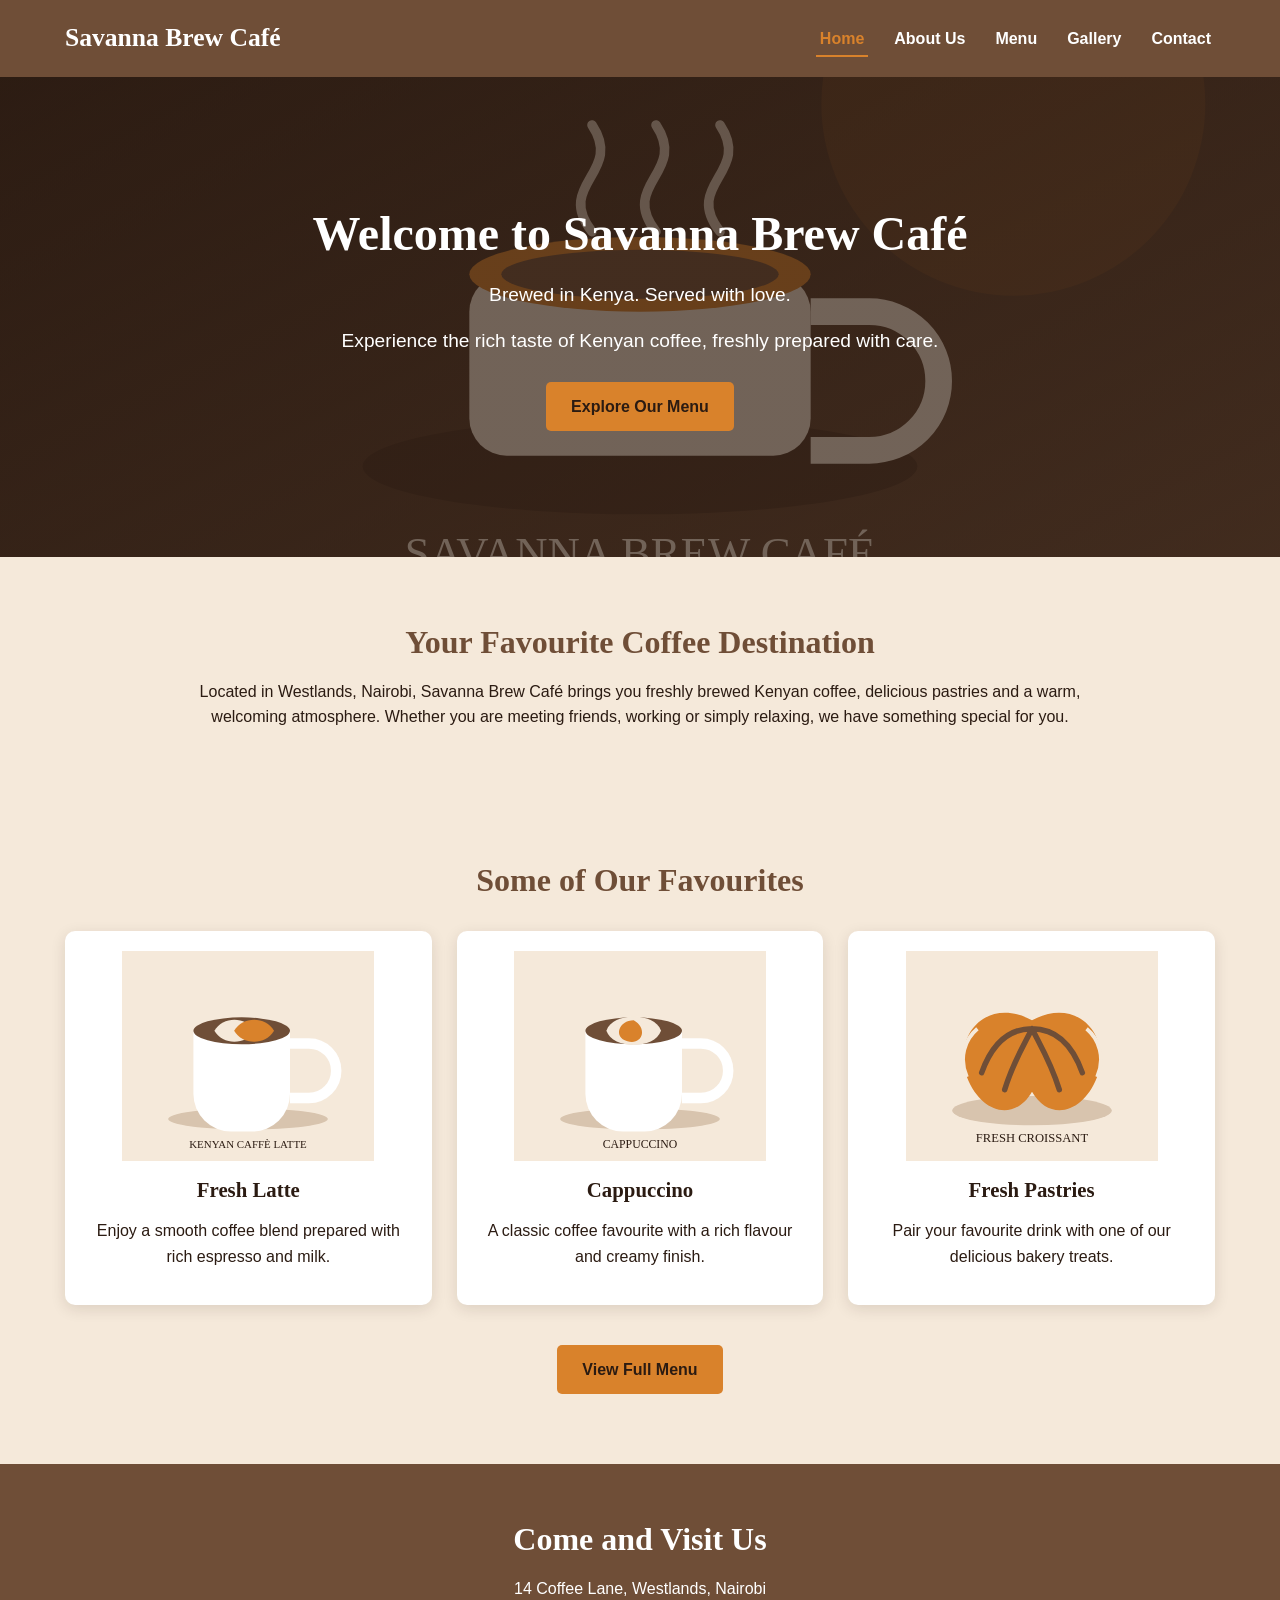
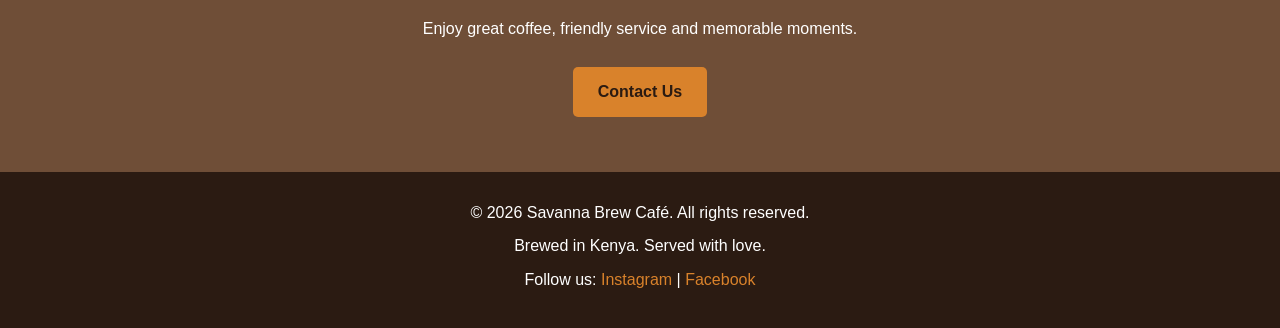
<file: index.html>
<!DOCTYPE html>
<html lang="en">
<head>
    <meta charset="UTF-8">
    <meta name="viewport" content="width=device-width, initial-scale=1.0">
    <meta name="description" content="Welcome to Savanna Brew Café, where Kenyan coffee meets warmth and quality.">
    <title>Home | Savanna Brew Café</title>
    <link rel="stylesheet" href="css/style.css">
</head>
<body>

    <header class="site-header">
        <div class="container">
            <a href="index.html" class="logo">Savanna Brew Café</a>

            <nav class="main-nav" aria-label="Main navigation">
                <ul>
                    <li><a href="index.html" class="active">Home</a></li>
                    <li><a href="about.html">About Us</a></li>
                    <li><a href="menu.html">Menu</a></li>
                    <li><a href="gallery.html">Gallery</a></li>
                    <li><a href="contact.html">Contact</a></li>
                </ul>
            </nav>
        </div>
    </header>

    <main>
        <section class="hero">
            <div class="container hero-content">
                <h1>Welcome to Savanna Brew Café</h1>
                <p>Brewed in Kenya. Served with love.</p>
                <p>Experience the rich taste of Kenyan coffee, freshly prepared with care.</p>
                <a href="menu.html" class="btn">Explore Our Menu</a>
            </div>
        </section>

        <section class="intro-section container">
            <h2>Your Favourite Coffee Destination</h2>
            <p>
                Located in Westlands, Nairobi, Savanna Brew Café brings you
                freshly brewed Kenyan coffee, delicious pastries and a warm,
                welcoming atmosphere. Whether you are meeting friends,
                working or simply relaxing, we have something special for you.
            </p>
        </section>

        <section class="featured-section container">
            <h2>Some of Our Favourites</h2>

            <div class="featured-cards">
                <article class="featured-card">
                    <img src="images/latte.svg" alt="Illustration of a freshly prepared latte">
                    <h3>Fresh Latte</h3>
                    <p>Enjoy a smooth coffee blend prepared with rich espresso and milk.</p>
                </article>

                <article class="featured-card">
                    <img src="images/cappuccino.svg" alt="Illustration of a cappuccino">
                    <h3>Cappuccino</h3>
                    <p>A classic coffee favourite with a rich flavour and creamy finish.</p>
                </article>

                <article class="featured-card">
                    <img src="images/croissant.svg" alt="Illustration of a freshly baked croissant">
                    <h3>Fresh Pastries</h3>
                    <p>Pair your favourite drink with one of our delicious bakery treats.</p>
                </article>
            </div>

            <a href="menu.html" class="btn">View Full Menu</a>
        </section>

        <section class="visit-section">
            <div class="container">
                <h2>Come and Visit Us</h2>
                <p>14 Coffee Lane, Westlands, Nairobi</p>
                <p>Enjoy great coffee, friendly service and memorable moments.</p>
                <a href="contact.html" class="btn">Contact Us</a>
            </div>
        </section>
    </main>

    <footer class="site-footer">
        <div class="container">
            <p>&copy; 2026 Savanna Brew Café. All rights reserved.</p>
            <p>Brewed in Kenya. Served with love.</p>
            <p>
                Follow us:
                <a href="https://www.instagram.com/" target="_blank" rel="noopener noreferrer">Instagram</a>
                |
                <a href="https://www.facebook.com/" target="_blank" rel="noopener noreferrer">Facebook</a>
            </p>
        </div>
    </footer>

</body>
</html>
</file>
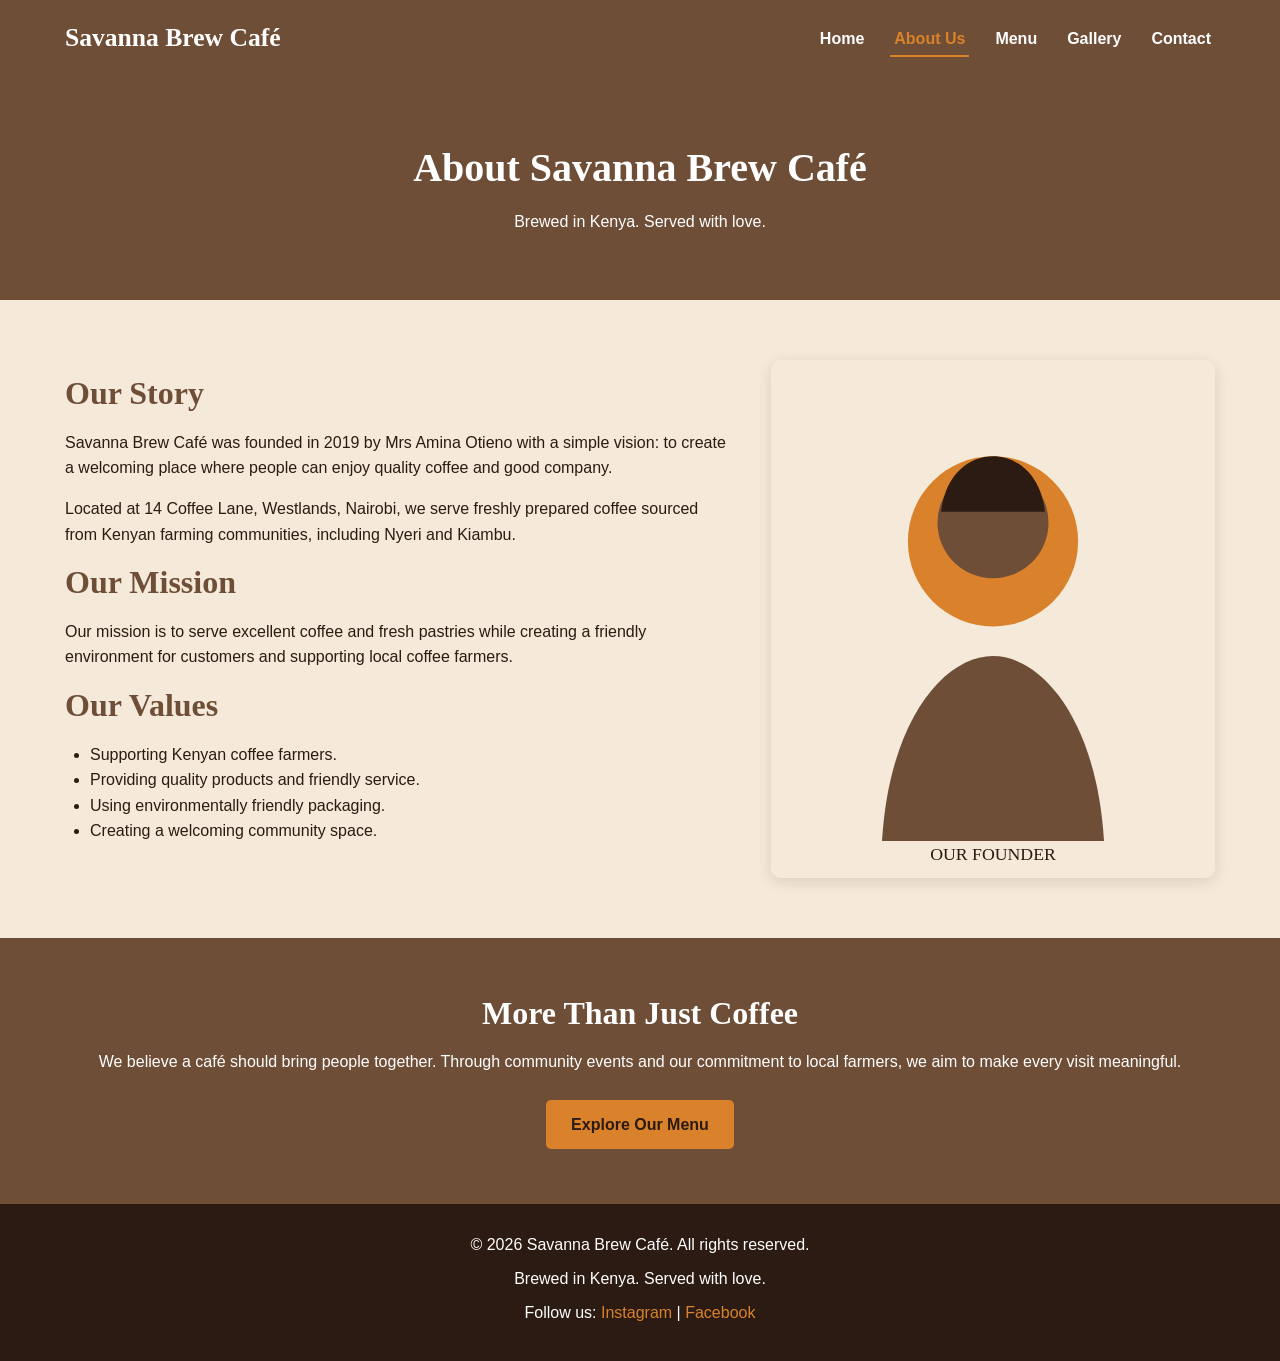
<file: about.html>
<!DOCTYPE html>
<html lang="en">
<head>
    <meta charset="UTF-8">
    <meta name="viewport" content="width=device-width, initial-scale=1.0">
    <meta name="description" content="Learn about Savanna Brew Café, our story, values and commitment to Kenyan coffee.">
    <title>About Us | Savanna Brew Café</title>
    <link rel="stylesheet" href="css/style.css">
</head>
<body>

    <header class="site-header">
        <div class="container">
            <a href="index.html" class="logo">Savanna Brew Café</a>

            <nav class="main-nav" aria-label="Main navigation">
                <ul>
                    <li><a href="index.html">Home</a></li>
                    <li><a href="about.html" class="active">About Us</a></li>
                    <li><a href="menu.html">Menu</a></li>
                    <li><a href="gallery.html">Gallery</a></li>
                    <li><a href="contact.html">Contact</a></li>
                </ul>
            </nav>
        </div>
    </header>

    <main>
        <section class="page-banner">
            <div class="container">
                <h1>About Savanna Brew Café</h1>
                <p>Brewed in Kenya. Served with love.</p>
            </div>
        </section>

        <section class="about-section container">
            <div class="about-content">
                <div>
                    <h2>Our Story</h2>
                    <p>
                        Savanna Brew Café was founded in 2019 by Mrs Amina Otieno
                        with a simple vision: to create a welcoming place where
                        people can enjoy quality coffee and good company.
                    </p>
                    <p>
                        Located at 14 Coffee Lane, Westlands, Nairobi, we serve
                        freshly prepared coffee sourced from Kenyan farming
                        communities, including Nyeri and Kiambu.
                    </p>

                    <h2>Our Mission</h2>
                    <p>
                        Our mission is to serve excellent coffee and fresh
                        pastries while creating a friendly environment for
                        customers and supporting local coffee farmers.
                    </p>

                    <h2>Our Values</h2>
                    <ul>
                        <li>Supporting Kenyan coffee farmers.</li>
                        <li>Providing quality products and friendly service.</li>
                        <li>Using environmentally friendly packaging.</li>
                        <li>Creating a welcoming community space.</li>
                    </ul>
                </div>

                <div class="about-image">
                    <img src="images/about-owner.svg"
                         alt="Illustration representing the founder of Savanna Brew Café">
                </div>
            </div>
        </section>

        <section class="visit-section">
            <div class="container">
                <h2>More Than Just Coffee</h2>
                <p>
                    We believe a café should bring people together.
                    Through community events and our commitment to local
                    farmers, we aim to make every visit meaningful.
                </p>
                <a href="menu.html" class="btn">Explore Our Menu</a>
            </div>
        </section>
    </main>

    <footer class="site-footer">
        <div class="container">
            <p>&copy; 2026 Savanna Brew Café. All rights reserved.</p>
            <p>Brewed in Kenya. Served with love.</p>
            <p>
                Follow us:
                <a href="https://www.instagram.com/" target="_blank" rel="noopener noreferrer">Instagram</a>
                |
                <a href="https://www.facebook.com/" target="_blank" rel="noopener noreferrer">Facebook</a>
            </p>
        </div>
    </footer>

</body>
</html>
</file>
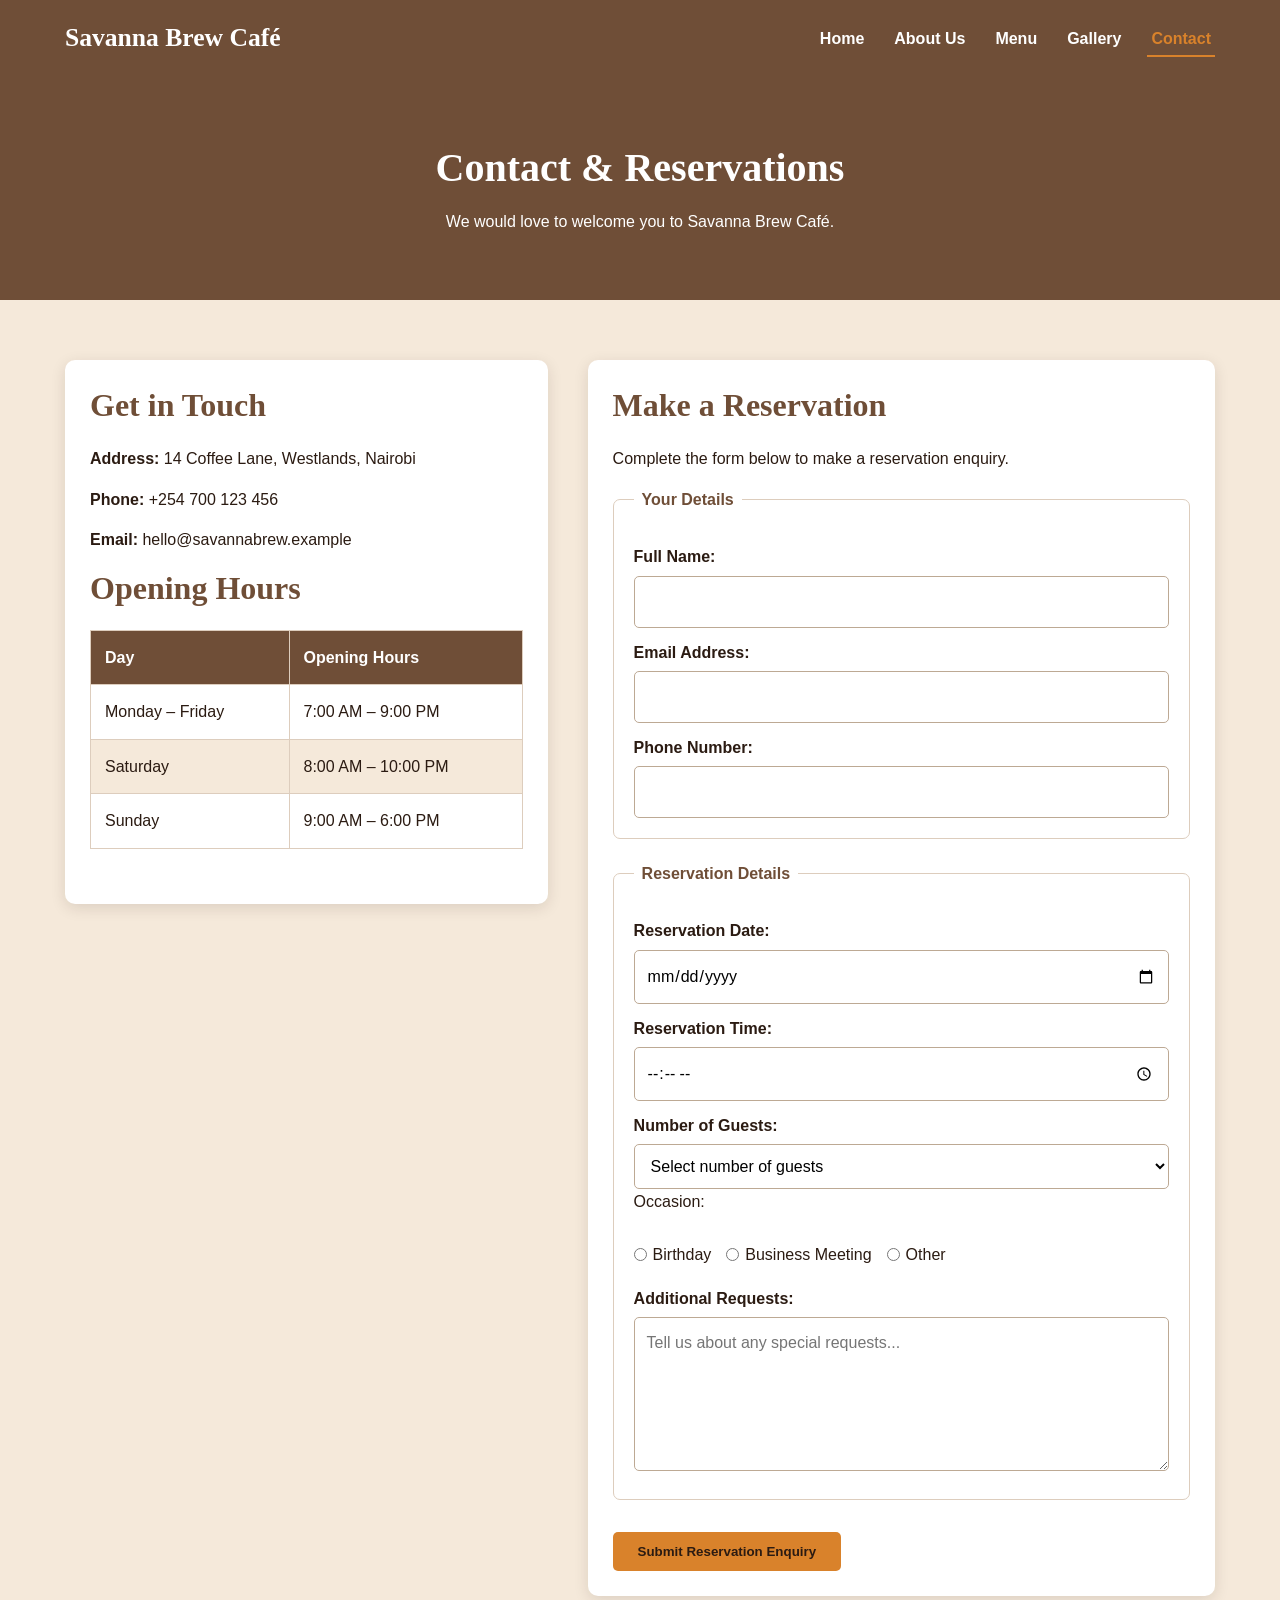
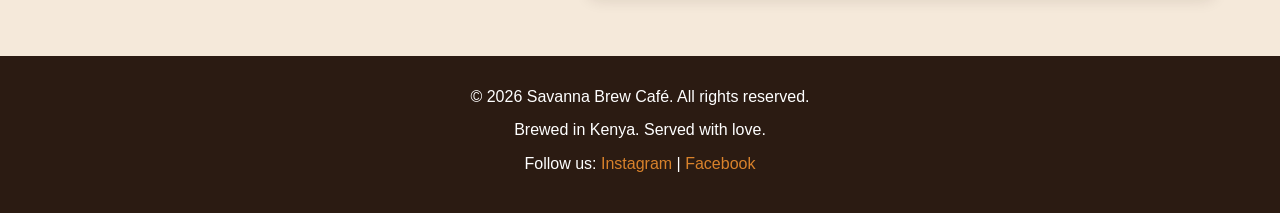
<file: contact.html>
<!DOCTYPE html>
<html lang="en">
<head>
    <meta charset="UTF-8">
    <meta name="viewport" content="width=device-width, initial-scale=1.0">
    <meta name="description" content="Contact Savanna Brew Café in Westlands, Nairobi, and make a reservation.">
    <title>Contact & Reservations | Savanna Brew Café</title>
    <link rel="stylesheet" href="css/style.css">
</head>
<body>

    <header class="site-header">
        <div class="container">
            <a href="index.html" class="logo">Savanna Brew Café</a>

            <nav class="main-nav" aria-label="Main navigation">
                <ul>
                    <li><a href="index.html">Home</a></li>
                    <li><a href="about.html">About Us</a></li>
                    <li><a href="menu.html">Menu</a></li>
                    <li><a href="gallery.html">Gallery</a></li>
                    <li><a href="contact.html" class="active">Contact</a></li>
                </ul>
            </nav>
        </div>
    </header>

    <main>
        <section class="page-banner">
            <div class="container">
                <h1>Contact & Reservations</h1>
                <p>We would love to welcome you to Savanna Brew Café.</p>
            </div>
        </section>

        <section class="contact-section container">
            <div class="contact-details">
                <h2>Get in Touch</h2>
                <p><strong>Address:</strong> 14 Coffee Lane, Westlands, Nairobi</p>
                <p><strong>Phone:</strong> +254 700 123 456</p>
                <p><strong>Email:</strong> hello@savannabrew.example</p>

                <h2>Opening Hours</h2>
                <div class="table-responsive">
                    <table>
                        <thead>
                            <tr>
                                <th scope="col">Day</th>
                                <th scope="col">Opening Hours</th>
                            </tr>
                        </thead>
                        <tbody>
                            <tr><td>Monday – Friday</td><td>7:00 AM – 9:00 PM</td></tr>
                            <tr><td>Saturday</td><td>8:00 AM – 10:00 PM</td></tr>
                            <tr><td>Sunday</td><td>9:00 AM – 6:00 PM</td></tr>
                        </tbody>
                    </table>
                </div>
            </div>

            <div class="reservation-form">
                <h2>Make a Reservation</h2>
                <p>Complete the form below to make a reservation enquiry.</p>

                <form action="#" method="get">
                    <fieldset>
                        <legend>Your Details</legend>

                        <label for="fullname">Full Name:</label>
                        <input type="text" id="fullname" name="fullname" required>

                        <label for="email">Email Address:</label>
                        <input type="email" id="email" name="email" required>

                        <label for="phone">Phone Number:</label>
                        <input type="tel" id="phone" name="phone" required>
                    </fieldset>

                    <fieldset>
                        <legend>Reservation Details</legend>

                        <label for="date">Reservation Date:</label>
                        <input type="date" id="date" name="date" required>

                        <label for="time">Reservation Time:</label>
                        <input type="time" id="time" name="time" required>

                        <label for="guests">Number of Guests:</label>
                        <select id="guests" name="guests" required>
                            <option value="">Select number of guests</option>
                            <option value="1">1 Guest</option>
                            <option value="2">2 Guests</option>
                            <option value="3">3 Guests</option>
                            <option value="4">4 Guests</option>
                            <option value="5">5 Guests</option>
                            <option value="6">6 Guests</option>
                            <option value="7">7 Guests</option>
                            <option value="8">8 Guests</option>
                            <option value="9">9 Guests</option>
                            <option value="10">10 Guests</option>
                        </select>

                        <p>Occasion:</p>
                        <div class="radio-options">
                            <label>
                                <input type="radio" name="occasion" value="Birthday">
                                Birthday
                            </label>

                            <label>
                                <input type="radio" name="occasion" value="Business Meeting">
                                Business Meeting
                            </label>

                            <label>
                                <input type="radio" name="occasion" value="Other">
                                Other
                            </label>
                        </div>

                        <label for="message">Additional Requests:</label>
                        <textarea id="message" name="message" rows="5"
                                  placeholder="Tell us about any special requests..."></textarea>
                    </fieldset>

                    <button type="submit" class="btn">Submit Reservation Enquiry</button>
                </form>
            </div>
        </section>
    </main>

    <footer class="site-footer">
        <div class="container">
            <p>&copy; 2026 Savanna Brew Café. All rights reserved.</p>
            <p>Brewed in Kenya. Served with love.</p>
            <p>
                Follow us:
                <a href="https://www.instagram.com/" target="_blank" rel="noopener noreferrer">Instagram</a>
                |
                <a href="https://www.facebook.com/" target="_blank" rel="noopener noreferrer">Facebook</a>
            </p>
        </div>
    </footer>

</body>
</html>
</file>
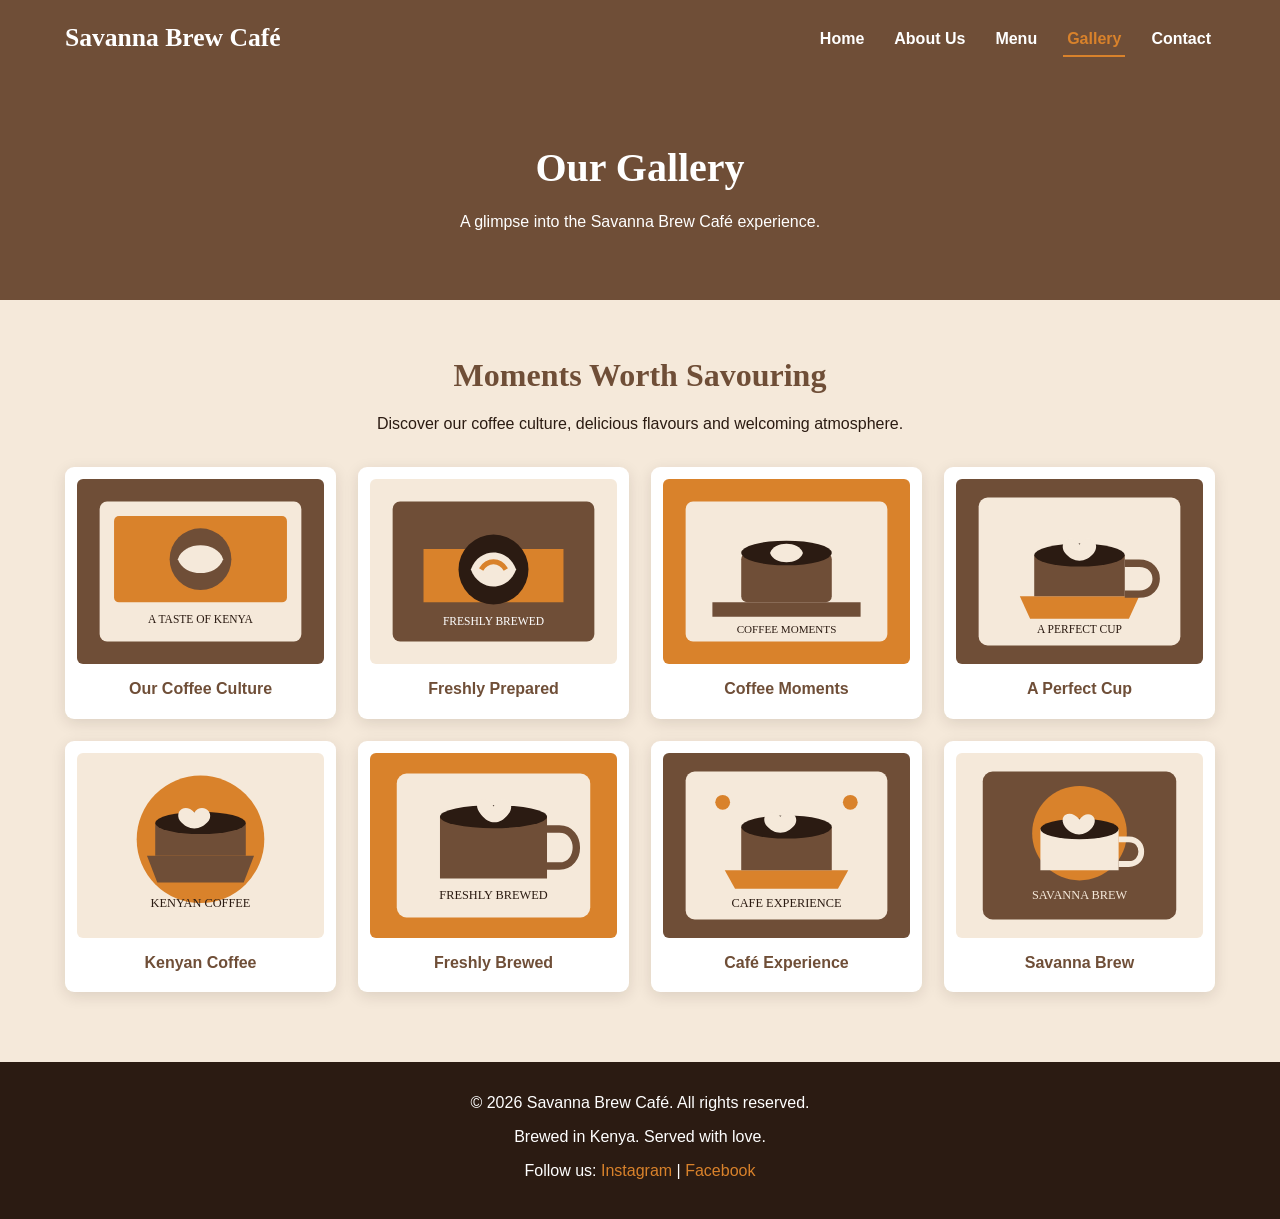
<file: gallery.html>
<!DOCTYPE html>
<html lang="en">
<head>
    <meta charset="UTF-8">
    <meta name="viewport" content="width=device-width, initial-scale=1.0">
    <meta name="description" content="Explore the coffee, pastries and café atmosphere at Savanna Brew Café.">
    <title>Gallery | Savanna Brew Café</title>
    <link rel="stylesheet" href="css/style.css">
</head>
<body>

    <header class="site-header">
        <div class="container">
            <a href="index.html" class="logo">Savanna Brew Café</a>

            <nav class="main-nav" aria-label="Main navigation">
                <ul>
                    <li><a href="index.html">Home</a></li>
                    <li><a href="about.html">About Us</a></li>
                    <li><a href="menu.html">Menu</a></li>
                    <li><a href="gallery.html" class="active">Gallery</a></li>
                    <li><a href="contact.html">Contact</a></li>
                </ul>
            </nav>
        </div>
    </header>

    <main>
        <section class="page-banner">
            <div class="container">
                <h1>Our Gallery</h1>
                <p>A glimpse into the Savanna Brew Café experience.</p>
            </div>
        </section>

        <section class="gallery-section container">
            <h2>Moments Worth Savouring</h2>
            <p>Discover our coffee culture, delicious flavours and welcoming atmosphere.</p>

            <div class="gallery-grid">
                <figure>
                    <img src="images/gallery-1.svg" alt="Coffee illustration from Savanna Brew Café">
                    <figcaption>Our Coffee Culture</figcaption>
                </figure>

                <figure>
                    <img src="images/gallery-2.svg" alt="Coffee-inspired café illustration">
                    <figcaption>Freshly Prepared</figcaption>
                </figure>

                <figure>
                    <img src="images/gallery-3.svg" alt="Coffee moments illustration">
                    <figcaption>Coffee Moments</figcaption>
                </figure>

                <figure>
                    <img src="images/gallery-4.svg" alt="Illustration of a perfect cup of coffee">
                    <figcaption>A Perfect Cup</figcaption>
                </figure>

                <figure>
                    <img src="images/gallery-5.svg" alt="Kenyan coffee illustration">
                    <figcaption>Kenyan Coffee</figcaption>
                </figure>

                <figure>
                    <img src="images/gallery-6.svg" alt="Freshly brewed coffee illustration">
                    <figcaption>Freshly Brewed</figcaption>
                </figure>

                <figure>
                    <img src="images/gallery-7.svg" alt="Café experience illustration">
                    <figcaption>Café Experience</figcaption>
                </figure>

                <figure>
                    <img src="images/gallery-8.svg" alt="Savanna Brew Café illustration">
                    <figcaption>Savanna Brew</figcaption>
                </figure>
            </div>
        </section>
    </main>

    <footer class="site-footer">
        <div class="container">
            <p>&copy; 2026 Savanna Brew Café. All rights reserved.</p>
            <p>Brewed in Kenya. Served with love.</p>
            <p>
                Follow us:
                <a href="https://www.instagram.com/" target="_blank" rel="noopener noreferrer">Instagram</a>
                |
                <a href="https://www.facebook.com/" target="_blank" rel="noopener noreferrer">Facebook</a>
            </p>
        </div>
    </footer>

</body>
</html>
</file>
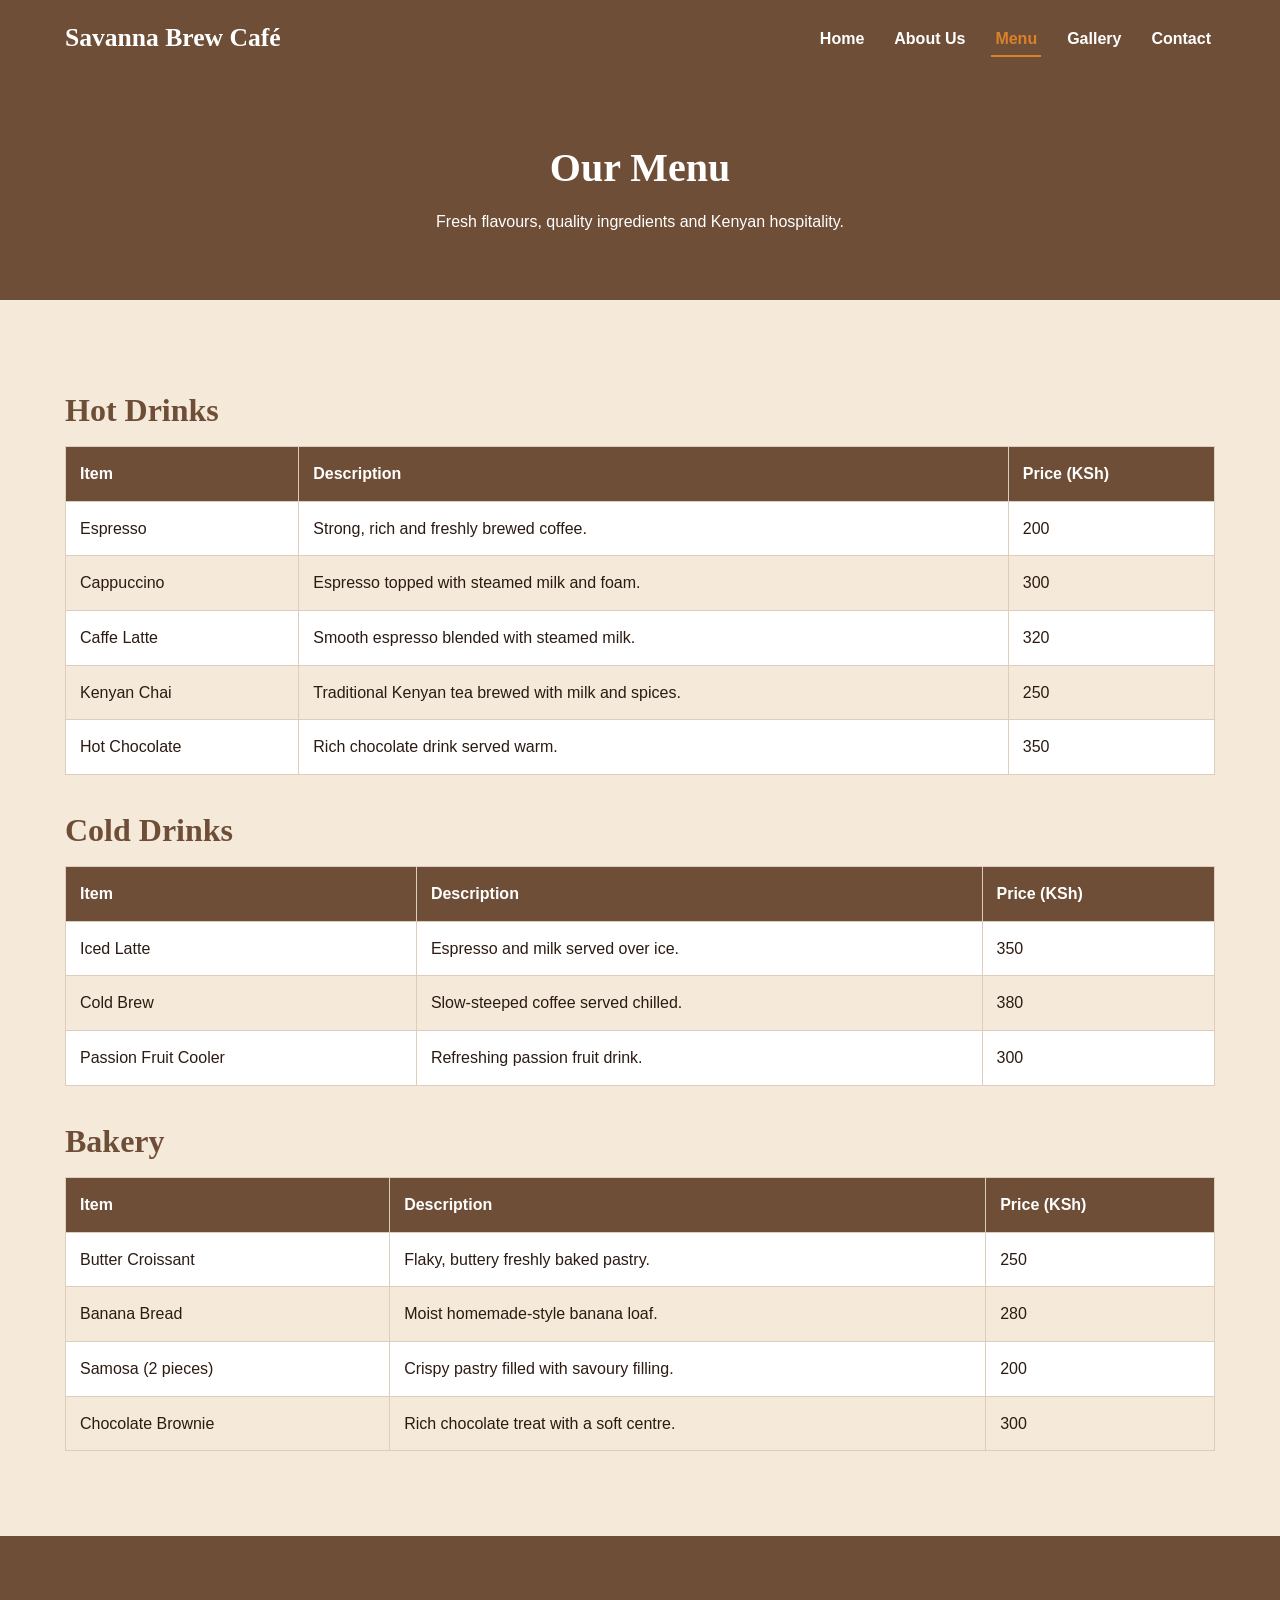
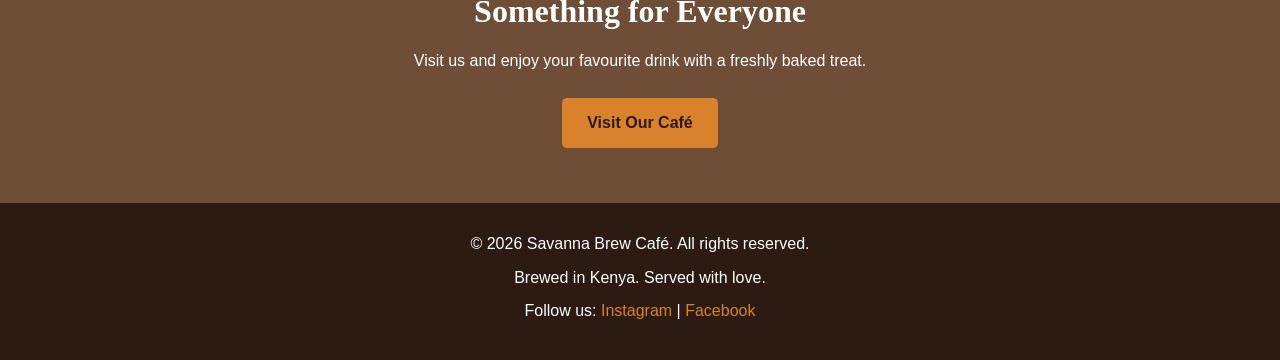
<file: menu.html>
<!DOCTYPE html>
<html lang="en">
<head>
    <meta charset="UTF-8">
    <meta name="viewport" content="width=device-width, initial-scale=1.0">
    <meta name="description" content="Explore the hot drinks, cold drinks and bakery treats at Savanna Brew Café.">
    <title>Menu | Savanna Brew Café</title>
    <link rel="stylesheet" href="css/style.css">
</head>
<body>

    <header class="site-header">
        <div class="container">
            <a href="index.html" class="logo">Savanna Brew Café</a>

            <nav class="main-nav" aria-label="Main navigation">
                <ul>
                    <li><a href="index.html">Home</a></li>
                    <li><a href="about.html">About Us</a></li>
                    <li><a href="menu.html" class="active">Menu</a></li>
                    <li><a href="gallery.html">Gallery</a></li>
                    <li><a href="contact.html">Contact</a></li>
                </ul>
            </nav>
        </div>
    </header>

    <main>
        <section class="page-banner">
            <div class="container">
                <h1>Our Menu</h1>
                <p>Fresh flavours, quality ingredients and Kenyan hospitality.</p>
            </div>
        </section>

        <section class="menu-section container">
            <h2>Hot Drinks</h2>
            <div class="table-responsive">
                <table>
                    <thead>
                        <tr>
                            <th scope="col">Item</th>
                            <th scope="col">Description</th>
                            <th scope="col">Price (KSh)</th>
                        </tr>
                    </thead>
                    <tbody>
                        <tr><td>Espresso</td><td>Strong, rich and freshly brewed coffee.</td><td>200</td></tr>
                        <tr><td>Cappuccino</td><td>Espresso topped with steamed milk and foam.</td><td>300</td></tr>
                        <tr><td>Caffe Latte</td><td>Smooth espresso blended with steamed milk.</td><td>320</td></tr>
                        <tr><td>Kenyan Chai</td><td>Traditional Kenyan tea brewed with milk and spices.</td><td>250</td></tr>
                        <tr><td>Hot Chocolate</td><td>Rich chocolate drink served warm.</td><td>350</td></tr>
                    </tbody>
                </table>
            </div>

            <h2>Cold Drinks</h2>
            <div class="table-responsive">
                <table>
                    <thead>
                        <tr>
                            <th scope="col">Item</th>
                            <th scope="col">Description</th>
                            <th scope="col">Price (KSh)</th>
                        </tr>
                    </thead>
                    <tbody>
                        <tr><td>Iced Latte</td><td>Espresso and milk served over ice.</td><td>350</td></tr>
                        <tr><td>Cold Brew</td><td>Slow-steeped coffee served chilled.</td><td>380</td></tr>
                        <tr><td>Passion Fruit Cooler</td><td>Refreshing passion fruit drink.</td><td>300</td></tr>
                    </tbody>
                </table>
            </div>

            <h2>Bakery</h2>
            <div class="table-responsive">
                <table>
                    <thead>
                        <tr>
                            <th scope="col">Item</th>
                            <th scope="col">Description</th>
                            <th scope="col">Price (KSh)</th>
                        </tr>
                    </thead>
                    <tbody>
                        <tr><td>Butter Croissant</td><td>Flaky, buttery freshly baked pastry.</td><td>250</td></tr>
                        <tr><td>Banana Bread</td><td>Moist homemade-style banana loaf.</td><td>280</td></tr>
                        <tr><td>Samosa (2 pieces)</td><td>Crispy pastry filled with savoury filling.</td><td>200</td></tr>
                        <tr><td>Chocolate Brownie</td><td>Rich chocolate treat with a soft centre.</td><td>300</td></tr>
                    </tbody>
                </table>
            </div>
        </section>

        <section class="visit-section">
            <div class="container">
                <h2>Something for Everyone</h2>
                <p>Visit us and enjoy your favourite drink with a freshly baked treat.</p>
                <a href="contact.html" class="btn">Visit Our Café</a>
            </div>
        </section>
    </main>

    <footer class="site-footer">
        <div class="container">
            <p>&copy; 2026 Savanna Brew Café. All rights reserved.</p>
            <p>Brewed in Kenya. Served with love.</p>
            <p>
                Follow us:
                <a href="https://www.instagram.com/" target="_blank" rel="noopener noreferrer">Instagram</a>
                |
                <a href="https://www.facebook.com/" target="_blank" rel="noopener noreferrer">Facebook</a>
            </p>
        </div>
    </footer>

</body>
</html>
</file>
<file: css/style.css>
/* =================================
   SAVANNA BREW CAFE WEBSITE
   Main Stylesheet
================================= */

/* CSS Variables */
:root {
    --brown: #6F4E37;
    --cream: #F5E9DA;
    --orange: #D9822B;
    --dark: #2B1B12;
    --white: #FFFFFF;
    --light-brown: #8B6B52;
    --shadow: 0 4px 15px rgba(43, 27, 18, 0.12);
}

/* General Reset */
* {
    margin: 0;
    padding: 0;
    box-sizing: border-box;
}

html {
    scroll-behavior: smooth;
}

body {
    font-family: Arial, sans-serif;
    font-size: 16px;
    line-height: 1.6;
    color: var(--dark);
    background-color: var(--cream);
}

img {
    max-width: 100%;
    display: block;
}

a {
    color: var(--brown);
    text-decoration: none;
}

a:hover {
    color: var(--orange);
}

a:focus,
button:focus,
input:focus,
select:focus,
textarea:focus {
    outline: 3px solid var(--orange);
    outline-offset: 3px;
}

.container {
    width: 90%;
    max-width: 1150px;
    margin: 0 auto;
}

h1,
h2,
h3 {
    font-family: Georgia, serif;
    line-height: 1.3;
    margin-bottom: 15px;
}

h1 {
    font-size: 2.5rem;
}

h2 {
    font-size: 2rem;
    color: var(--brown);
}

h3 {
    font-size: 1.3rem;
}

p {
    margin-bottom: 15px;
}

/* Header and Navigation */
.site-header {
    background-color: var(--brown);
    color: var(--white);
    padding: 18px 0;
}

.site-header .container {
    display: flex;
    justify-content: space-between;
    align-items: center;
    gap: 20px;
}

.logo {
    color: var(--white);
    font-family: Georgia, serif;
    font-size: 1.6rem;
    font-weight: bold;
}

.logo:hover {
    color: var(--orange);
}

.main-nav ul {
    display: flex;
    list-style: none;
    gap: 22px;
    flex-wrap: wrap;
}

.main-nav a {
    color: var(--white);
    font-weight: bold;
    padding: 8px 4px;
    transition: color 0.3s ease;
}

.main-nav a:hover,
.main-nav a.active {
    color: var(--orange);
    border-bottom: 2px solid var(--orange);
}

/* Homepage Hero */
.hero {
    min-height: 480px;
    display: flex;
    align-items: center;
    text-align: center;
    color: var(--white);
    background:
        linear-gradient(rgba(43, 27, 18, 0.65), rgba(43, 27, 18, 0.65)),
        url("../images/hero.svg") center/cover no-repeat;
}

.hero-content {
    padding: 80px 0;
}

.hero h1 {
    color: var(--white);
    font-size: 3rem;
}

.hero p {
    font-size: 1.2rem;
}

/* Buttons */
.btn {
    display: inline-block;
    background-color: var(--orange);
    color: var(--dark);
    padding: 12px 25px;
    margin-top: 10px;
    border: none;
    border-radius: 5px;
    font-weight: bold;
    cursor: pointer;
    transition: background-color 0.3s ease,
                transform 0.3s ease;
}

.btn:hover {
    background-color: var(--white);
    color: var(--brown);
    transform: translateY(-2px);
}

/* Homepage Intro */
.intro-section {
    text-align: center;
    padding: 65px 0;
    max-width: 900px;
}

/* Featured Products */
.featured-section {
    text-align: center;
    padding: 50px 0 70px;
}

.featured-cards {
    display: grid;
    grid-template-columns: repeat(3, 1fr);
    gap: 25px;
    margin: 30px 0;
}

.featured-card {
    background-color: var(--white);
    padding: 20px;
    border-radius: 10px;
    box-shadow: var(--shadow);
    transition: transform 0.3s ease;
}

.featured-card:hover {
    transform: translateY(-5px);
}

.featured-card img {
    width: 100%;
    height: 210px;
    object-fit: contain;
    margin-bottom: 15px;
}

/* Page Banner */
.page-banner {
    background-color: var(--brown);
    color: var(--white);
    text-align: center;
    padding: 65px 20px;
}

.page-banner h1 {
    color: var(--white);
}

.page-banner p {
    margin-bottom: 0;
}

/* About Page */
.about-section {
    padding: 60px 0;
}

.about-content {
    display: grid;
    grid-template-columns: 1.5fr 1fr;
    align-items: center;
    gap: 40px;
}

.about-content ul {
    padding-left: 25px;
    margin-bottom: 20px;
}

.about-image img {
    width: 100%;
    border-radius: 10px;
    box-shadow: var(--shadow);
}

/* Menu Tables */
.menu-section {
    padding: 55px 0;
}

.menu-section h2 {
    margin: 35px 0 15px;
}

.table-responsive {
    width: 100%;
    overflow-x: auto;
    margin-bottom: 30px;
}

table {
    width: 100%;
    border-collapse: collapse;
    background-color: var(--white);
}

th,
td {
    padding: 14px;
    border: 1px solid #DDCDBD;
    text-align: left;
}

th {
    background-color: var(--brown);
    color: var(--white);
}

tbody tr:nth-child(even) {
    background-color: var(--cream);
}

tbody tr:hover {
    background-color: #F1D9BF;
}

/* Gallery Page */
.gallery-section {
    padding: 55px 0 70px;
    text-align: center;
}

.gallery-grid {
    display: grid;
    grid-template-columns: repeat(4, 1fr);
    gap: 22px;
    margin-top: 30px;
}

.gallery-grid figure {
    background-color: var(--white);
    padding: 12px;
    border-radius: 9px;
    box-shadow: var(--shadow);
    transition: transform 0.3s ease;
}

.gallery-grid figure:hover {
    transform: scale(1.03);
}

.gallery-grid img {
    width: 100%;
    aspect-ratio: 4 / 3;
    object-fit: cover;
    border-radius: 6px;
}

.gallery-grid figcaption {
    padding: 12px 5px 5px;
    font-weight: bold;
    color: var(--brown);
}

/* Contact Page */
.contact-section {
    display: grid;
    grid-template-columns: 1fr 1.3fr;
    gap: 40px;
    padding: 60px 0;
    align-items: start;
}

.contact-details,
.reservation-form {
    background-color: var(--white);
    padding: 25px;
    border-radius: 10px;
    box-shadow: var(--shadow);
}

.contact-details h2,
.reservation-form h2 {
    margin-bottom: 20px;
}

/* Reservation Form */
form fieldset {
    border: 1px solid #DDCDBD;
    border-radius: 7px;
    padding: 20px;
    margin-bottom: 22px;
}

form legend {
    color: var(--brown);
    font-weight: bold;
    padding: 0 8px;
}

form label {
    display: block;
    font-weight: bold;
    margin: 12px 0 6px;
}

form input:not([type="radio"]),
form select,
form textarea {
    width: 100%;
    padding: 12px;
    border: 1px solid #BDA994;
    border-radius: 5px;
    font: inherit;
    background-color: var(--white);
}

form textarea {
    resize: vertical;
}

.radio-options {
    display: flex;
    flex-wrap: wrap;
    gap: 15px;
}

.radio-options label {
    display: flex;
    align-items: center;
    gap: 6px;
    font-weight: normal;
}

/* Visit Section */
.visit-section {
    background-color: var(--brown);
    color: var(--white);
    text-align: center;
    padding: 55px 20px;
}

.visit-section h2 {
    color: var(--white);
}

/* Footer */
.site-footer {
    background-color: var(--dark);
    color: var(--white);
    text-align: center;
    padding: 28px 15px;
}

.site-footer p {
    margin-bottom: 8px;
}

.site-footer a {
    color: var(--orange);
}

.site-footer a:hover {
    color: var(--white);
}

/* Tablet Screens */
@media (max-width: 768px) {

    .site-header .container {
        flex-direction: column;
        text-align: center;
    }

    .main-nav ul {
        justify-content: center;
        gap: 15px;
    }

    .featured-cards {
        grid-template-columns: repeat(2, 1fr);
    }

    .gallery-grid {
        grid-template-columns: repeat(2, 1fr);
    }

    .about-content,
    .contact-section {
        grid-template-columns: 1fr;
    }

    .hero h1 {
        font-size: 2.2rem;
    }
}

/* Small Mobile Screens */
@media (max-width: 480px) {

    .container {
        width: 92%;
    }

    h1 {
        font-size: 2rem;
    }

    h2 {
        font-size: 1.6rem;
    }

    .main-nav ul {
        gap: 10px;
    }

    .main-nav a {
        font-size: 0.9rem;
    }

    .featured-cards,
    .gallery-grid {
        grid-template-columns: 1fr;
    }

    .hero {
        min-height: 380px;
    }

    .hero h1 {
        font-size: 1.9rem;
    }

    .page-banner {
        padding: 45px 15px;
    }

    th,
    td {
        padding: 10px;
    }
}
</file>
